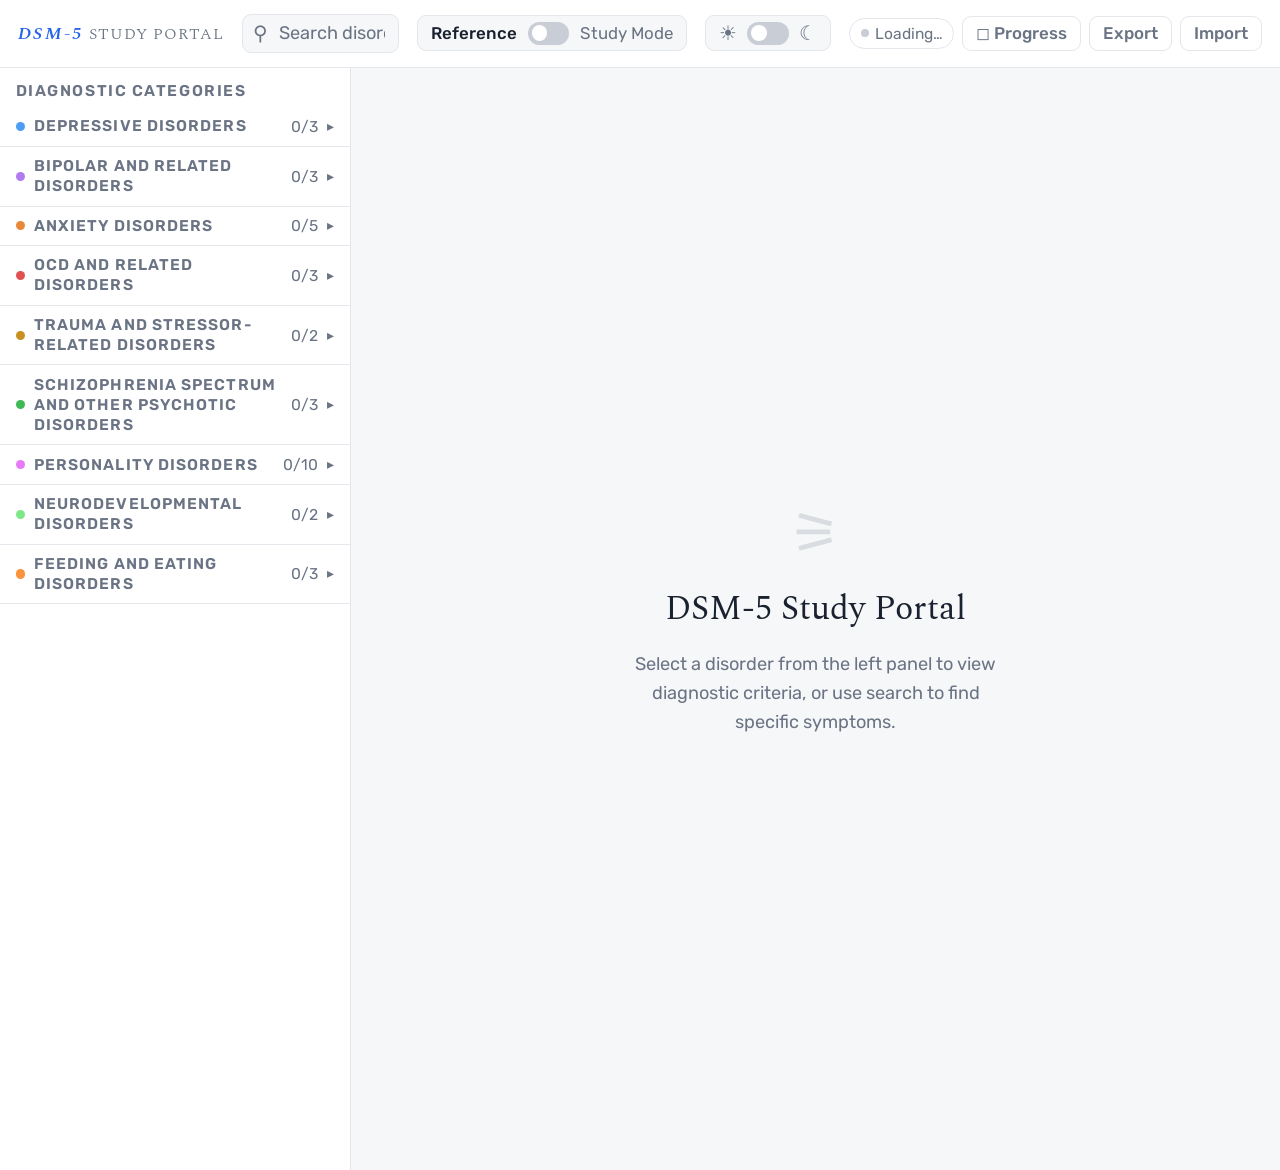
<file: index.html>
<!DOCTYPE html>
<html lang="en">
<head>
<meta charset="UTF-8">
<meta name="viewport" content="width=device-width, initial-scale=1.0">
<title>DSM-5 Diagnostic Criteria Study Portal</title>
<link href="https://fonts.googleapis.com/css2?family=Spectral:ital,wght@0,400;0,600;1,400&family=Rubik:wght@300;400;500;600&display=swap" rel="stylesheet">
<!-- Apply persisted theme before stylesheet renders to avoid flash of wrong theme -->
<script>
  (function(){
    try {
      var t = localStorage.getItem('dsm5_theme');
      if (t === 'dark') document.documentElement.setAttribute('data-theme', 'dark');
    } catch(e) {}
  })();
</script>
<link rel="stylesheet" href="./styles.css">
<!-- Google Identity Services for OAuth (Drive sync). Loads async; drive.js polls for readiness. -->
<script src="https://accounts.google.com/gsi/client" async defer></script>
</head>
<body>

<!-- TOPBAR -->
<div class="topbar">
  <button class="hamburger" id="hamburger" onclick="toggleDrawer()" aria-label="Menu">
    <span></span><span></span><span></span>
  </button>
  <div class="logo">DSM-5<span>STUDY PORTAL</span></div>
  <div class="search-wrap">
    <span class="si">&#9906;</span>
    <input type="text" id="searchInput" placeholder="Search disorders, criteria, symptoms..." autocomplete="off" />
  </div>
  <div class="mode-wrap">
    <span id="modeLeft">Reference</span>
    <label class="toggle">
      <input type="checkbox" id="studyToggle" />
      <span class="tslider"></span>
    </label>
    <span id="modeRight">Study Mode</span>
  </div>
  <div class="mode-wrap theme-wrap" title="Toggle light / dark theme">
    <span style="font-size:15px" aria-hidden="true">☀</span>
    <label class="toggle">
      <input type="checkbox" id="themeToggle" aria-label="Toggle dark theme" />
      <span class="tslider"></span>
    </label>
    <span style="font-size:15px" aria-hidden="true">☾</span>
  </div>
  <div class="topbar-right">
    <span class="drive-status" data-kind="loading">Loading…</span>
    <button class="btn drive-sign-btn" disabled>Sign in</button>
    <button class="btn" onclick="showStats()">&#9723; Progress</button>
    <button class="btn" onclick="showExport()">Export</button>
    <button class="btn" onclick="showImport()">Import</button>
  </div>
</div>

<!-- SIDEBAR OVERLAY (mobile tap-outside-to-close) -->
<div class="sidebar-overlay" id="sidebarOverlay" onclick="closeDrawer()"></div>

<!-- MAIN -->
<div class="main">
  <div class="sidebar" id="sidebar"></div>
  <div class="content" id="content"></div>
</div>

<!-- QUIZ MODAL -->
<div class="modal-overlay" id="quizModal" style="display:none">
  <div class="modal" id="quizContent"></div>
</div>

<!-- STATS MODAL -->
<div class="modal-overlay" id="statsModal" style="display:none" onclick="if(event.target===this)closeModal('statsModal')">
  <div class="modal" id="statsContent"></div>
</div>

<!-- EXPORT MODAL -->
<div class="modal-overlay" id="exportModal" style="display:none" onclick="if(event.target===this)closeModal('exportModal')">
  <div class="modal" id="exportContent"></div>
</div>

<!-- IMPORT MODAL -->
<div class="modal-overlay" id="importModal" style="display:none" onclick="if(event.target===this)closeModal('importModal')">
  <div class="modal" id="importContent"></div>
</div>

<!-- FLASHCARD MODAL -->
<div class="modal-overlay" id="flashcardModal" style="display:none">
  <div class="modal fc-modal" id="flashcardContent"></div>
</div>

<!-- App scripts: load order matters (each file declares globals consumed by the next) -->
<script src="./js/data.js"></script>
<script src="./js/progress.js"></script>
<script src="./js/drive.js"></script>
<script src="./js/render.js"></script>
<script src="./js/quiz.js"></script>
<script src="./js/flashcards.js"></script>
<script src="./js/modals.js"></script>
<script src="./js/app.js"></script>

</body>
</html>
</file>
<file: styles.css>
:root {
  /* Light theme — default */
  --bg: #f6f7f9;
  --sidebar: #ffffff;
  --card: #ffffff;
  --card2: #f1f3f6;
  --border: #e3e6eb;
  --border2: #c9cdd6;
  --text: #1a2230;
  --muted: #6b7484;
  --accent: #2563eb;
  --accent-soft: rgba(37, 99, 235, 0.10);
  --green: #16a34a;
  --yellow: #b45309;
  --red: #dc2626;
  --purple: #7c3aed;
  --orange: #ea580c;
  --shadow-card: 0 1px 2px rgba(15, 23, 42, 0.04), 0 1px 3px rgba(15, 23, 42, 0.03);
  --shadow-pop: 0 10px 30px rgba(15, 23, 42, 0.12);
  --hover-row: rgba(15, 23, 42, 0.04);
}

:root[data-theme="dark"] {
  --bg: #0d1117;
  --sidebar: #111820;
  --card: #161c24;
  --card2: #1c2430;
  --border: #2a3240;
  --border2: #344052;
  --text: #dce6f0;
  --muted: #7a8fa6;
  --accent: #4d9cf6;
  --accent-soft: rgba(77, 156, 246, 0.12);
  --green: #3dba55;
  --yellow: #c8901e;
  --red: #e05252;
  --purple: #b07df0;
  --orange: #e8893a;
  --shadow-card: none;
  --shadow-pop: 0 10px 30px rgba(0, 0, 0, 0.45);
  --hover-row: rgba(255, 255, 255, 0.03);
}
* { box-sizing: border-box; margin: 0; padding: 0; }
html, body { height: 100%; }
body {
  font-family: 'Rubik', sans-serif;
  background: var(--bg);
  color: var(--text);
  display: flex;
  flex-direction: column;
  height: 100vh;
  overflow: hidden;
  font-size: 15px;
  zoom: 1.3;
}

/* TOPBAR */
.topbar {
  height: 52px;
  background: var(--sidebar);
  border-bottom: 1px solid var(--border);
  display: flex;
  align-items: center;
  padding: 0 14px;
  gap: 14px;
  flex-shrink: 0;
  z-index: 50;
}
.logo {
  font-size: 14px;
  font-weight: 600;
  letter-spacing: 0.12em;
  color: var(--accent);
  white-space: nowrap;
  font-family: 'Spectral', serif;
  font-style: italic;
}
.logo span { color: var(--muted); font-style: normal; font-weight: 300; font-size: 12px; margin-left: 4px; letter-spacing: 0.06em; }
.search-wrap { flex: 1; max-width: 360px; position: relative; }
.search-wrap input {
  width: 100%;
  background: var(--bg);
  border: 1px solid var(--border);
  border-radius: 7px;
  padding: 6px 10px 6px 28px;
  color: var(--text);
  font-family: 'Rubik', sans-serif;
  font-size: 14px;
  outline: none;
  transition: border-color 0.15s;
}
.search-wrap input:focus { border-color: var(--accent); }
.search-wrap input::placeholder { color: var(--muted); }
.si { position: absolute; left: 9px; top: 50%; transform: translateY(-50%); color: var(--muted); font-size: 15px; pointer-events: none; }
.mode-wrap {
  display: flex;
  align-items: center;
  gap: 8px;
  font-size: 13px;
  color: var(--muted);
  white-space: nowrap;
  padding: 4px 10px;
  background: var(--bg);
  border: 1px solid var(--border);
  border-radius: 7px;
}
.mode-label-active { color: var(--text); font-weight: 500; }
.toggle { position: relative; width: 32px; height: 18px; cursor: pointer; flex-shrink: 0; }
.toggle input { opacity: 0; width: 0; height: 0; }
.tslider {
  position: absolute; inset: 0;
  background: var(--border2);
  border-radius: 18px;
  transition: background 0.2s;
}
.tslider:before {
  content: '';
  position: absolute;
  width: 12px; height: 12px;
  background: #fff;
  border-radius: 50%;
  top: 3px; left: 3px;
  transition: transform 0.2s;
}
.toggle input:checked + .tslider { background: var(--accent); }
.toggle input:checked + .tslider:before { transform: translateX(14px); }
.topbar-right { display: flex; gap: 6px; margin-left: auto; }
.btn {
  background: var(--card);
  border: 1px solid var(--border);
  color: var(--muted);
  padding: 5px 10px;
  border-radius: 7px;
  font-size: 13px;
  cursor: pointer;
  font-family: 'Rubik', sans-serif;
  transition: all 0.15s;
  white-space: nowrap;
  font-weight: 500;
}
.btn:hover { border-color: var(--accent); color: var(--text); }
.btn-primary { background: var(--accent); color: #000; border-color: var(--accent); font-weight: 600; }
.btn-primary:hover { background: #74b4f8; }
.btn-danger { border-color: var(--red); color: var(--red); }
.btn-danger:hover { background: rgba(224,82,82,0.1); }

/* DRIVE SYNC STATUS PILL */
.drive-status {
  font-size: 12px;
  color: var(--muted);
  padding: 4px 8px;
  border: 1px solid var(--border);
  border-radius: 12px;
  display: inline-flex;
  align-items: center;
  gap: 5px;
  white-space: nowrap;
  align-self: center;
}
.drive-status::before {
  content: '';
  width: 6px; height: 6px;
  border-radius: 50%;
  background: var(--border2);
  flex-shrink: 0;
}
.drive-status[data-kind="synced"]::before { background: var(--green); }
.drive-status[data-kind="syncing"]::before,
.drive-status[data-kind="pending"]::before { background: var(--yellow); }
.drive-status[data-kind="error"]::before { background: var(--red); }
.drive-status[data-kind="signed_out"] { display: none; }
.drive-status[data-kind="disabled"] { display: none; }

/* LAYOUT */
.main { display: flex; flex: 1; overflow: hidden; }

/* SIDEBAR */
.sidebar {
  width: 270px;
  background: var(--sidebar);
  border-right: 1px solid var(--border);
  overflow-y: auto;
  flex-shrink: 0;
  padding-bottom: 20px;
}
.sidebar::-webkit-scrollbar { width: 4px; }
.sidebar::-webkit-scrollbar-thumb { background: var(--border2); border-radius: 4px; }
.sidebar-header {
  padding: 10px 12px 6px;
  font-size: 12px;
  font-weight: 600;
  text-transform: uppercase;
  letter-spacing: 0.1em;
  color: var(--muted);
}
.chapter-block { border-bottom: 1px solid var(--border); }
.chapter-hdr {
  display: flex;
  align-items: center;
  padding: 7px 12px;
  cursor: pointer;
  gap: 7px;
  user-select: none;
  transition: background 0.1s;
}
.chapter-hdr:hover { background: rgba(255,255,255,0.02); }
.ch-dot { width: 7px; height: 7px; border-radius: 50%; flex-shrink: 0; }
.ch-name { font-size: 12px; font-weight: 600; text-transform: uppercase; letter-spacing: 0.07em; color: var(--muted); flex: 1; line-height: 1.3; }
.ch-pct { font-size: 12px; color: var(--muted); }
.ch-arr { font-size: 11px; color: var(--muted); transition: transform 0.2s; }
.chapter-block.open .ch-arr { transform: rotate(90deg); }
.disorder-list { display: none; padding: 2px 0; }
.chapter-block.open .disorder-list { display: block; }
.d-item {
  display: flex;
  align-items: center;
  padding: 5px 12px 5px 26px;
  cursor: pointer;
  gap: 7px;
  transition: all 0.1s;
  border-left: 2px solid transparent;
}
.d-item:hover { background: rgba(255,255,255,0.03); color: var(--text); }
.d-item.active { background: rgba(77,156,246,0.08); border-left-color: var(--accent); }
.d-name { font-size: 13px; color: var(--muted); line-height: 1.3; flex: 1; transition: color 0.1s; }
.d-item:hover .d-name, .d-item.active .d-name { color: var(--text); }
.d-item.active .d-name { color: var(--accent); }
.mbadge { width: 5px; height: 5px; border-radius: 50%; flex-shrink: 0; background: var(--border2); }
.mbadge.mastered { background: var(--green); }
.mbadge.learning { background: var(--yellow); }
.mbadge.attempted { background: var(--red); }

/* CONTENT */
.content { flex: 1; overflow-y: auto; padding: 24px 28px; }
.content::-webkit-scrollbar { width: 5px; }
.content::-webkit-scrollbar-thumb { background: var(--border2); border-radius: 4px; }

/* EMPTY STATE */
.empty {
  display: flex;
  flex-direction: column;
  align-items: center;
  justify-content: center;
  height: 100%;
  gap: 12px;
  color: var(--muted);
  text-align: center;
}
.empty-icon { font-size: 44px; opacity: 0.2; }
.empty h2 { font-family: 'Spectral', serif; font-size: 26px; color: var(--text); font-weight: 400; }
.empty p { font-size: 14px; max-width: 280px; line-height: 1.6; }

/* DISORDER CARD */
.disorder-card { max-width: 780px; }
.dcard-top {
  padding-bottom: 16px;
  margin-bottom: 20px;
  border-bottom: 1px solid var(--border);
  display: flex;
  justify-content: space-between;
  align-items: flex-start;
  gap: 16px;
}
.dcard-top-left { flex: 1; }
.dcode { font-size: 12px; font-weight: 600; letter-spacing: 0.12em; text-transform: uppercase; color: var(--muted); margin-bottom: 4px; }
.dtitle { font-family: 'Spectral', serif; font-size: 30px; font-weight: 600; color: var(--text); line-height: 1.2; margin-bottom: 8px; }
.dtags { display: flex; gap: 6px; flex-wrap: wrap; }
.tag {
  font-size: 12px;
  padding: 2px 7px;
  border-radius: 12px;
  border: 1px solid var(--border2);
  color: var(--muted);
}
.dcard-actions { display: flex; gap: 6px; flex-shrink: 0; padding-top: 4px; }

.sec-label {
  font-size: 12px;
  font-weight: 600;
  text-transform: uppercase;
  letter-spacing: 0.1em;
  color: var(--muted);
  margin: 16px 0 10px;
  display: flex;
  align-items: center;
  gap: 8px;
}
.sec-label::after { content: ''; flex: 1; height: 1px; background: var(--border); }

/* CRITERIA BLOCK */
.crit-block {
  background: var(--card);
  border: 1px solid var(--border);
  border-radius: 10px;
  margin-bottom: 10px;
  overflow: hidden;
  transition: border-color 0.15s;
}
.crit-block:hover { border-color: var(--border2); }
.crit-hdr { display: flex; align-items: flex-start; padding: 13px 14px; gap: 11px; }
.clabel {
  width: 22px; height: 22px;
  background: var(--accent);
  color: #000;
  border-radius: 4px;
  display: flex; align-items: center; justify-content: center;
  font-weight: 700; font-size: 13px;
  flex-shrink: 0; margin-top: 1px;
}
.crit-meta { flex: 1; }
.ctitle { font-weight: 500; font-size: 15px; margin-bottom: 3px; color: var(--text); }
.ctext { font-size: 14px; color: var(--muted); line-height: 1.6; }

/* STUDY MODE REVEAL */
.crit-body-wrap { position: relative; }
.crit-body { transition: none; }
.crit-body.hidden { display: none; }
.reveal-row {
  padding: 8px 14px 12px 47px;
  background: var(--card);
}
.reveal-btn {
  border: 1px dashed var(--border2);
  background: none;
  color: var(--muted);
  padding: 5px 12px;
  border-radius: 4px;
  font-size: 13px;
  cursor: pointer;
  font-family: 'Rubik', sans-serif;
  transition: all 0.15s;
}
.reveal-btn:hover { border-color: var(--accent); color: var(--accent); }

/* SUBCRITERIA */
.sub-list { margin-top: 8px; padding-top: 8px; border-top: 1px solid var(--border); padding-left: 0; }
.sub-item { display: flex; gap: 9px; padding: 4px 0; }
.slabel { color: var(--accent); font-weight: 500; min-width: 18px; flex-shrink: 0; font-size: 14px; }
.stext { font-size: 14px; color: var(--muted); line-height: 1.55; }

/* INFO BLOCKS */
.info-grid { display: grid; grid-template-columns: 1fr 1fr; gap: 10px; }
.info-block {
  background: var(--card);
  border: 1px solid var(--border);
  border-radius: 10px;
  padding: 12px 14px;
}
.info-block.full { grid-column: 1 / -1; }
.ibtitle { font-size: 12px; font-weight: 600; text-transform: uppercase; letter-spacing: 0.1em; color: var(--muted); margin-bottom: 8px; }
.ibtext { font-size: 14px; color: var(--text); line-height: 1.6; }
.iblist { list-style: none; }
.iblist li { font-size: 14px; color: var(--text); line-height: 1.6; padding: 2px 0; display: flex; gap: 6px; }
.iblist li::before { content: '•'; color: var(--accent); flex-shrink: 0; }

/* MEDICATIONS SECTION */
.med-disclaimer {
  font-size: 13px;
  color: var(--muted);
  margin-bottom: 16px;
  padding-bottom: 14px;
  border-bottom: 1px solid var(--border);
  line-height: 1.55;
}
.med-disclaimer a { color: var(--accent); text-decoration: none; font-weight: 500; }
.med-disclaimer a:hover { text-decoration: underline; }
.med-note {
  font-size: 15px;
  color: var(--text);
  line-height: 1.65;
}
.med-class { margin-bottom: 22px; }
.med-class:last-child { margin-bottom: 0; }
.med-class-name {
  font-size: 13px;
  font-weight: 600;
  text-transform: uppercase;
  letter-spacing: 0.06em;
  color: var(--accent);
  margin-bottom: 4px;
}
.med-table {
  width: 100%;
  border-collapse: collapse;
  table-layout: fixed;
}
.med-table th {
  font-size: 11px;
  font-weight: 600;
  text-transform: uppercase;
  letter-spacing: 0.08em;
  color: var(--muted);
  text-align: left;
  padding: 8px 12px 8px 0;
  border-bottom: 1px solid var(--border);
  vertical-align: bottom;
}
.med-table th:first-child { width: 38%; }
.med-table th:last-child { width: 36px; text-align: right; padding-right: 0; }
.med-table td {
  font-size: 15px;
  padding: 9px 12px 9px 0;
  vertical-align: baseline;
  border-bottom: 1px solid var(--border);
  line-height: 1.5;
  word-wrap: break-word;
}
.med-table tbody tr:last-child td { border-bottom: none; }
.med-table tbody tr:hover td { background: var(--hover-row); }
.med-col-generic { color: var(--text); font-weight: 500; }
.med-col-brand { color: var(--muted); font-size: 14px; }
.med-col-link { text-align: right; padding-right: 0 !important; width: 36px; }
.med-link {
  color: var(--muted);
  text-decoration: none;
  font-size: 14px;
  opacity: 0.55;
  transition: opacity 0.15s, color 0.15s;
  display: inline-block;
  padding: 2px 4px;
}
.med-link:hover { color: var(--accent); opacity: 1; }
@media (max-width: 768px) {
  /* Vertical stack: generic on top, brand on its own line, link floats top-right */
  .med-table,
  .med-table thead,
  .med-table tbody,
  .med-table tr,
  .med-table td,
  .med-table th {
    display: block;
    width: 100%;
  }
  .med-table thead { display: none; }
  .med-table tbody tr {
    padding: 10px 0;
    border-bottom: 1px solid var(--border);
    position: relative;
  }
  .med-table tbody tr:last-child { border-bottom: none; }
  .med-table tbody tr:hover td { background: transparent; }
  .med-table td {
    border: none;
    padding: 2px 36px 2px 0;
    font-size: 15px;
  }
  .med-col-generic {
    font-size: 16px;
    font-weight: 600;
    color: var(--text);
  }
  .med-col-brand {
    color: var(--muted);
    font-size: 14px;
  }
  .med-col-brand::before {
    content: 'Brand: ';
    font-weight: 600;
    font-size: 11px;
    text-transform: uppercase;
    letter-spacing: 0.06em;
    margin-right: 4px;
  }
  .med-col-link {
    position: absolute !important;
    top: 8px !important;
    right: 0 !important;
    width: auto !important;
    padding: 0 !important;
  }
}

/* Card depth — subtle shadow visible in light theme, none in dark */
.crit-block,
.info-block,
.mastery-row,
.stat-card,
.sr-item,
.fc-card,
.quiz-crit-card {
  box-shadow: var(--shadow-card);
}
.modal { box-shadow: var(--shadow-pop); }

/* MASTERY ROW */
.mastery-row {
  display: flex;
  align-items: center;
  gap: 10px;
  margin-bottom: 20px;
  background: var(--card);
  border: 1px solid var(--border);
  border-radius: 10px;
  padding: 10px 14px;
}
.mastery-label { font-size: 13px; color: var(--muted); font-weight: 500; }
.mastery-score { font-size: 26px; font-family: 'Spectral', serif; font-weight: 600; }
.mastery-score.green { color: var(--green); }
.mastery-score.yellow { color: var(--yellow); }
.mastery-score.red { color: var(--red); }
.mastery-score.none { color: var(--muted); }
.mastery-detail { font-size: 13px; color: var(--muted); }
.mastery-sep { color: var(--border2); margin: 0 4px; }

/* MODAL */
.modal-overlay {
  position: fixed; inset: 0;
  background: rgba(0,0,0,0.75);
  z-index: 200;
  display: flex; align-items: center; justify-content: center;
  padding: 20px;
}
.modal {
  background: var(--sidebar);
  border: 1px solid var(--border2);
  border-radius: 14px;
  width: 100%; max-width: 620px;
  max-height: 88vh;
  overflow-y: auto;
  padding: 24px;
}
.modal::-webkit-scrollbar { width: 4px; }
.modal::-webkit-scrollbar-thumb { background: var(--border2); }
.modal-hdr { display: flex; justify-content: space-between; align-items: center; margin-bottom: 20px; }
.modal-title { font-family: 'Spectral', serif; font-size: 24px; font-weight: 600; }
.modal-close {
  background: none; border: 1px solid var(--border); color: var(--muted);
  width: 28px; height: 28px; border-radius: 7px; font-size: 19px;
  cursor: pointer; display: flex; align-items: center; justify-content: center;
  transition: all 0.15s;
}
.modal-close:hover { color: var(--text); border-color: var(--border2); }

/* QUIZ */
.quiz-phase-intro .qintro-disorder { font-family: 'Spectral', serif; font-size: 26px; font-weight: 600; margin-bottom: 6px; }
.quiz-phase-intro .qintro-sub { font-size: 14px; color: var(--muted); margin-bottom: 16px; }
.quiz-recall-area {
  width: 100%; background: var(--bg);
  border: 1px solid var(--border); border-radius: 6px;
  padding: 10px 12px; color: var(--text);
  font-family: 'Rubik', sans-serif; font-size: 14px;
  min-height: 100px; resize: vertical; outline: none;
  transition: border-color 0.15s; line-height: 1.6;
  margin-bottom: 12px;
}
.quiz-recall-area:focus { border-color: var(--accent); }
.quiz-recall-area::placeholder { color: var(--muted); }
.quiz-crit-card {
  background: var(--card);
  border: 1px solid var(--border);
  border-radius: 10px;
  padding: 14px;
  margin-bottom: 12px;
}
.qcc-lbl { font-size: 12px; font-weight: 600; text-transform: uppercase; letter-spacing: 0.1em; color: var(--accent); margin-bottom: 4px; }
.qcc-title { font-weight: 500; font-size: 15px; margin-bottom: 6px; }
.qcc-text { font-size: 14px; color: var(--muted); line-height: 1.6; margin-bottom: 12px; }
.qcc-sub { font-size: 14px; color: var(--muted); line-height: 1.55; padding: 4px 0; display: flex; gap: 8px; }
.qcc-sub .snum { color: var(--accent); font-weight: 500; min-width: 16px; }
.assess-row { display: flex; gap: 6px; margin-top: 8px; }
.assess-btn {
  flex: 1; padding: 7px 4px; border-radius: 7px;
  border: 1px solid var(--border); background: transparent;
  color: var(--muted); font-size: 13px; cursor: pointer;
  font-family: 'Rubik', sans-serif; transition: all 0.15s; font-weight: 500; text-align: center;
}
.assess-btn:hover { border-color: var(--border2); color: var(--text); }
.assess-btn.sel-knew { background: rgba(61,186,85,0.15); border-color: var(--green); color: var(--green); }
.assess-btn.sel-partial { background: rgba(200,144,30,0.12); border-color: var(--yellow); color: var(--yellow); }
.assess-btn.sel-missed { background: rgba(224,82,82,0.12); border-color: var(--red); color: var(--red); }
.quiz-progress-bar {
  background: var(--border);
  height: 3px; border-radius: 3px;
  margin-bottom: 16px; overflow: hidden;
}
.quiz-progress-fill { height: 100%; background: var(--accent); border-radius: 3px; transition: width 0.3s; }
.quiz-summary-score { text-align: center; padding: 20px 0; }
.qs-num { font-family: 'Spectral', serif; font-size: 60px; font-weight: 600; }
.qs-num.green { color: var(--green); }
.qs-num.yellow { color: var(--yellow); }
.qs-num.red { color: var(--red); }
.qs-label { font-size: 14px; color: var(--muted); margin-top: 4px; }
.qs-breakdown { display: flex; gap: 12px; justify-content: center; margin-top: 12px; }
.qs-bd-item { text-align: center; }
.qs-bd-num { font-size: 22px; font-weight: 600; font-family: 'Spectral', serif; }
.qs-bd-lbl { font-size: 12px; color: var(--muted); }

/* FLASHCARDS */
.fc-modal { max-width: 640px; }
.fc-hdr-row { display: flex; align-items: center; gap: 10px; margin-bottom: 14px; }
.fc-counter { font-size: 13px; color: var(--muted); font-weight: 500; white-space: nowrap; }
.fc-tag {
  font-size: 11px; font-weight: 600; text-transform: uppercase; letter-spacing: 0.08em;
  padding: 2px 7px; border-radius: 12px;
  border: 1px solid var(--border2); color: var(--muted);
  white-space: nowrap;
}
.fc-tag.criterion { color: var(--accent); border-color: var(--accent); }
.fc-tag.list { color: var(--purple); border-color: var(--purple); }
.fc-tag.duration { color: var(--yellow); border-color: var(--yellow); }
.fc-tag.differential { color: var(--red); border-color: var(--red); }
.fc-tag.specifier { color: var(--orange); border-color: var(--orange); }
.fc-tag.mnemonic { color: var(--green); border-color: var(--green); }
.fc-tag.pearl { color: var(--accent); border-color: var(--accent); }
.fc-tag.overview { color: var(--muted); border-color: var(--border2); }
.fc-progress {
  flex: 1;
  background: var(--border);
  height: 3px; border-radius: 3px; overflow: hidden;
}
.fc-progress-fill { height: 100%; background: var(--accent); transition: width 0.25s; }
.fc-card {
  background: var(--card);
  border: 1px solid var(--border);
  border-radius: 12px;
  padding: 22px 20px;
  min-height: 220px;
  display: flex; flex-direction: column;
  margin-bottom: 12px;
}
.fc-front {
  font-family: 'Spectral', serif;
  font-size: 20px;
  font-weight: 500;
  line-height: 1.5;
  color: var(--text);
  white-space: pre-line;
}
.fc-divider {
  border: none; border-top: 1px dashed var(--border2);
  margin: 16px 0 14px;
}
.fc-back {
  font-size: 15px;
  color: var(--text);
  line-height: 1.65;
  white-space: pre-line;
}
.fc-back .fcb-sub {
  display: block;
  margin: 6px 0;
  padding-left: 12px;
  border-left: 2px solid var(--border2);
  white-space: pre-line;
}
.fc-back .fcb-num { color: var(--accent); font-weight: 600; margin-right: 4px; }
.fc-reveal-wrap {
  flex: 1; display: flex; align-items: center; justify-content: center;
  margin-top: 14px;
}
.fc-reveal-btn {
  background: none;
  border: 1px dashed var(--border2);
  color: var(--muted);
  padding: 9px 18px;
  border-radius: 7px;
  font-size: 14px;
  font-family: 'Rubik', sans-serif;
  cursor: pointer;
  transition: all 0.15s;
}
.fc-reveal-btn:hover { border-color: var(--accent); color: var(--accent); }
.fc-mark-row { display: flex; gap: 8px; margin-bottom: 10px; }
.fc-mark-btn {
  flex: 1; padding: 9px; border-radius: 7px;
  border: 1px solid var(--border); background: transparent;
  color: var(--muted); font-size: 14px; cursor: pointer;
  font-family: 'Rubik', sans-serif; font-weight: 500;
  transition: all 0.15s;
}
.fc-mark-btn.review:hover { border-color: var(--red); color: var(--red); }
.fc-mark-btn.knew:hover { border-color: var(--green); color: var(--green); }
.fc-mark-btn.review.marked { background: rgba(224,82,82,0.15); border-color: var(--red); color: var(--red); }
.fc-mark-btn.knew.marked { background: rgba(61,186,85,0.15); border-color: var(--green); color: var(--green); }
.fc-nav-row { display: flex; gap: 6px; align-items: center; }
.fc-nav-row .btn { flex: 1; padding: 8px; }
.fc-nav-row .btn[disabled] { opacity: 0.4; cursor: not-allowed; }
.fc-hint { font-size: 12px; color: var(--muted); text-align: center; margin-top: 8px; }
.fc-summary { text-align: center; padding: 20px 0; }
.fc-sum-num { font-family: 'Spectral', serif; font-size: 56px; font-weight: 600; color: var(--accent); }
.fc-sum-row { display: flex; gap: 12px; justify-content: center; margin-top: 12px; margin-bottom: 18px; }
.fc-sum-item { text-align: center; }
.fc-sum-item .n { font-size: 24px; font-family: 'Spectral', serif; font-weight: 600; }
.fc-sum-item .l { font-size: 12px; color: var(--muted); text-transform: uppercase; letter-spacing: 0.08em; }
.fc-empty { text-align: center; padding: 40px 0; color: var(--muted); font-size: 15px; }
@media (max-width: 768px) {
  .fc-card { min-height: 260px; padding: 18px 14px; }
  .fc-front { font-size: 19px; }
  .fc-back { font-size: 15px; }
  .fc-mark-btn { padding: 12px; font-size: 15px; }
  .fc-nav-row .btn { padding: 11px; font-size: 14px; }
}

/* STATS MODAL */
.stats-grid { display: grid; grid-template-columns: repeat(3, 1fr); gap: 10px; margin-bottom: 20px; }
.stat-card { background: var(--card); border: 1px solid var(--border); border-radius: 10px; padding: 14px; text-align: center; }
.stat-val { font-family: 'Spectral', serif; font-size: 30px; font-weight: 600; }
.stat-val.green { color: var(--green); }
.stat-val.yellow { color: var(--yellow); }
.stat-val.red { color: var(--red); }
.stat-lbl { font-size: 12px; color: var(--muted); text-transform: uppercase; letter-spacing: 0.08em; margin-top: 2px; }
.chapter-prog-row {
  display: flex; align-items: center; gap: 10px;
  padding: 8px 0; border-bottom: 1px solid var(--border);
}
.ch-prog-name { font-size: 14px; flex: 1; }
.ch-prog-bar { flex: 2; background: var(--border); height: 4px; border-radius: 4px; overflow: hidden; }
.ch-prog-fill { height: 100%; border-radius: 4px; transition: width 0.4s; }
.ch-prog-pct { font-size: 13px; color: var(--muted); min-width: 32px; text-align: right; }

/* Expandable chapter block in the Progress modal */
.stats-ch-block { border-bottom: 1px solid var(--border); }
.stats-ch-row {
  display: flex; align-items: center; gap: 10px;
  padding: 8px 0;
  cursor: pointer;
  user-select: none;
}
.stats-ch-row:hover .ch-prog-name { color: var(--accent); }
.stats-ch-arr {
  display: inline-block;
  width: 10px;
  font-size: 11px;
  color: var(--muted);
  transition: transform 0.15s;
  flex-shrink: 0;
}
.stats-ch-block.open > .stats-ch-row .stats-ch-arr { transform: rotate(90deg); }
.stats-ch-detail { display: none; padding: 2px 0 10px 22px; }
.stats-ch-block.open > .stats-ch-detail { display: block; }
.stats-d-row {
  display: flex; align-items: center; gap: 10px;
  padding: 5px 2px;
  font-size: 13px;
  cursor: pointer;
  border-radius: 6px;
}
.stats-d-row:hover { background: var(--accent-soft); }
.stats-d-name { flex: 1; color: var(--text); }
.stats-d-score {
  font-size: 12px;
  color: var(--muted);
  min-width: 58px;
  text-align: right;
  font-variant-numeric: tabular-nums;
}
.stats-d-lbl {
  display: inline-block;
  font-weight: 600;
  font-size: 10px;
  letter-spacing: 0.05em;
  color: var(--muted);
  background: var(--border);
  border-radius: 3px;
  padding: 1px 4px;
  margin-right: 4px;
}

/* Segmented progress bar (mastered + learning + attempted) */
.ch-prog-bar.segmented { display: flex; }
.ch-prog-seg { height: 100%; transition: width 0.4s; }
.ch-prog-seg.mastered { background: var(--green); }
.ch-prog-seg.learning { background: var(--yellow); }
.ch-prog-seg.attempted { background: var(--red); }

/* SEARCH RESULTS */
.sr-item {
  background: var(--card); border: 1px solid var(--border);
  border-radius: 10px; padding: 13px 15px; margin-bottom: 8px;
  cursor: pointer; transition: border-color 0.15s;
}
.sr-item:hover { border-color: var(--accent); }
.sr-disorder { font-weight: 500; font-size: 15px; margin-bottom: 2px; }
.sr-chapter { font-size: 12px; color: var(--muted); margin-bottom: 5px; text-transform: uppercase; letter-spacing: 0.07em; }
.sr-snippet { font-size: 13px; color: var(--muted); line-height: 1.5; }
.hl { background: rgba(77,156,246,0.18); color: var(--accent); border-radius: 2px; padding: 0 1px; }
.sr-empty { color: var(--muted); font-size: 15px; text-align: center; padding: 40px 0; }

/* IMPORT TEXTAREA */
.import-area {
  width: 100%; background: var(--bg);
  border: 1px solid var(--border); border-radius: 6px;
  padding: 10px; color: var(--text);
  font-family: monospace; font-size: 13px;
  min-height: 120px; resize: vertical; outline: none;
  margin-bottom: 10px;
}
.import-area:focus { border-color: var(--accent); }

/* HAMBURGER BUTTON - hidden on desktop */
.hamburger {
  display: none;
  background: none;
  border: 1px solid var(--border);
  border-radius: 7px;
  color: var(--muted);
  width: 34px; height: 34px;
  cursor: pointer;
  flex-direction: column;
  align-items: center;
  justify-content: center;
  gap: 4px;
  flex-shrink: 0;
  transition: border-color 0.15s;
}
.hamburger:hover { border-color: var(--accent); color: var(--text); }
.hamburger span {
  display: block;
  width: 16px; height: 1.5px;
  background: currentColor;
  border-radius: 2px;
  transition: all 0.2s;
}
.hamburger.open span:nth-child(1) { transform: translateY(5.5px) rotate(45deg); }
.hamburger.open span:nth-child(2) { opacity: 0; }
.hamburger.open span:nth-child(3) { transform: translateY(-5.5px) rotate(-45deg); }

/* SIDEBAR OVERLAY - mobile only */
.sidebar-overlay {
  display: none;
  position: fixed;
  inset: 0;
  background: rgba(0,0,0,0.6);
  z-index: 98;
}

/* SIDEBAR FOOTER for mobile actions */
.sidebar-footer {
  display: none;
  padding: 12px;
  border-top: 1px solid var(--border);
  gap: 6px;
  flex-direction: column;
}
.sidebar-footer .btn { text-align: center; padding: 10px; font-size: 14px; }

/* ============================================================
   MOBILE LAYOUT - auto-detected via media query
   ============================================================ */
@media (max-width: 768px) {

  body { font-size: 16px; }

  /* Topbar: logo + search + hamburger only */
  .topbar { padding: 0 12px; gap: 10px; height: 52px; }
  .topbar-right { display: none; }
  .mode-wrap { display: none; }
  .search-wrap { max-width: none; flex: 1; }
  .search-wrap input { font-size: 16px; padding: 8px 10px 8px 30px; }
  .hamburger { display: flex; }

  /* Sidebar becomes off-canvas drawer */
  .sidebar {
    position: fixed;
    top: 52px;
    left: 0;
    bottom: 0;
    width: 300px;
    max-width: 85vw;
    z-index: 99;
    transform: translateX(-100%);
    transition: transform 0.25s cubic-bezier(0.4, 0, 0.2, 1);
    border-right: 1px solid var(--border2);
    padding-bottom: 0;
    display: flex;
    flex-direction: column;
  }
  .sidebar.drawer-open { transform: translateX(0); }
  .sidebar-overlay { display: block; opacity: 0; pointer-events: none; transition: opacity 0.25s; top: 52px; }
  .sidebar-overlay.visible { opacity: 1; pointer-events: auto; }

  /* Scrollable disorder list inside drawer */
  .sidebar-scroll {
    flex: 1;
    overflow-y: auto;
    -webkit-overflow-scrolling: touch;
  }

  /* Footer buttons inside drawer */
  .sidebar-footer { display: flex; }

  /* Content takes full width */
  .content { padding: 16px; }

  /* Disorder card */
  .disorder-card { max-width: 100%; }
  .dcard-top { flex-direction: column; gap: 10px; }
  .dcard-actions { flex-wrap: wrap; }
  .dcard-actions .btn { flex: 1; text-align: center; padding: 9px 8px; font-size: 14px; }
  .dtitle { font-size: 24px; }

  /* Mastery row wraps gracefully */
  .mastery-row { flex-wrap: wrap; gap: 6px; }
  .mastery-sep { display: none; }

  /* Criteria blocks: larger tap targets */
  .crit-hdr { padding: 14px 12px; }
  .reveal-btn { padding: 10px 14px; font-size: 15px; width: 100%; }
  .reveal-row { padding: 8px 12px 12px; }

  /* Assess buttons: taller */
  .assess-btn { padding: 11px 4px; font-size: 14px; }

  /* Info grid single column */
  .info-grid { grid-template-columns: 1fr; }
  .info-block.full { grid-column: 1; }

  /* Modals: full screen slide-up on mobile */
  .modal-overlay { align-items: flex-end; padding: 0; }
  .modal {
    border-radius: 18px 18px 0 0;
    max-width: 100%;
    max-height: 92vh;
    padding: 20px 16px;
    border-left: none;
    border-right: none;
    border-bottom: none;
  }

  /* Stats grid 2-col instead of 3 */
  .stats-grid { grid-template-columns: repeat(2, 1fr); }

  /* Search results */
  .sr-item { padding: 14px; }
  .sr-disorder { font-size: 16px; }

  /* Empty state */
  .empty h2 { font-size: 22px; }
  .empty p { font-size: 15px; }

  /* Study mode toggle in sidebar footer instead of topbar */
  .mobile-mode-wrap {
    display: flex;
    align-items: center;
    justify-content: space-between;
    padding: 10px 12px;
    border-bottom: 1px solid var(--border);
    font-size: 14px;
    color: var(--muted);
  }
  .mobile-mode-inner { display: flex; align-items: center; gap: 8px; }
}

@media (max-width: 768px) {
  /* Ensure chapter/disorder items have comfortable tap height */
  .chapter-hdr { padding: 11px 12px; }
  .d-item { padding: 9px 12px 9px 28px; }
  .d-name { font-size: 14px; }
  .ch-name { font-size: 13px; }
}
</file>
